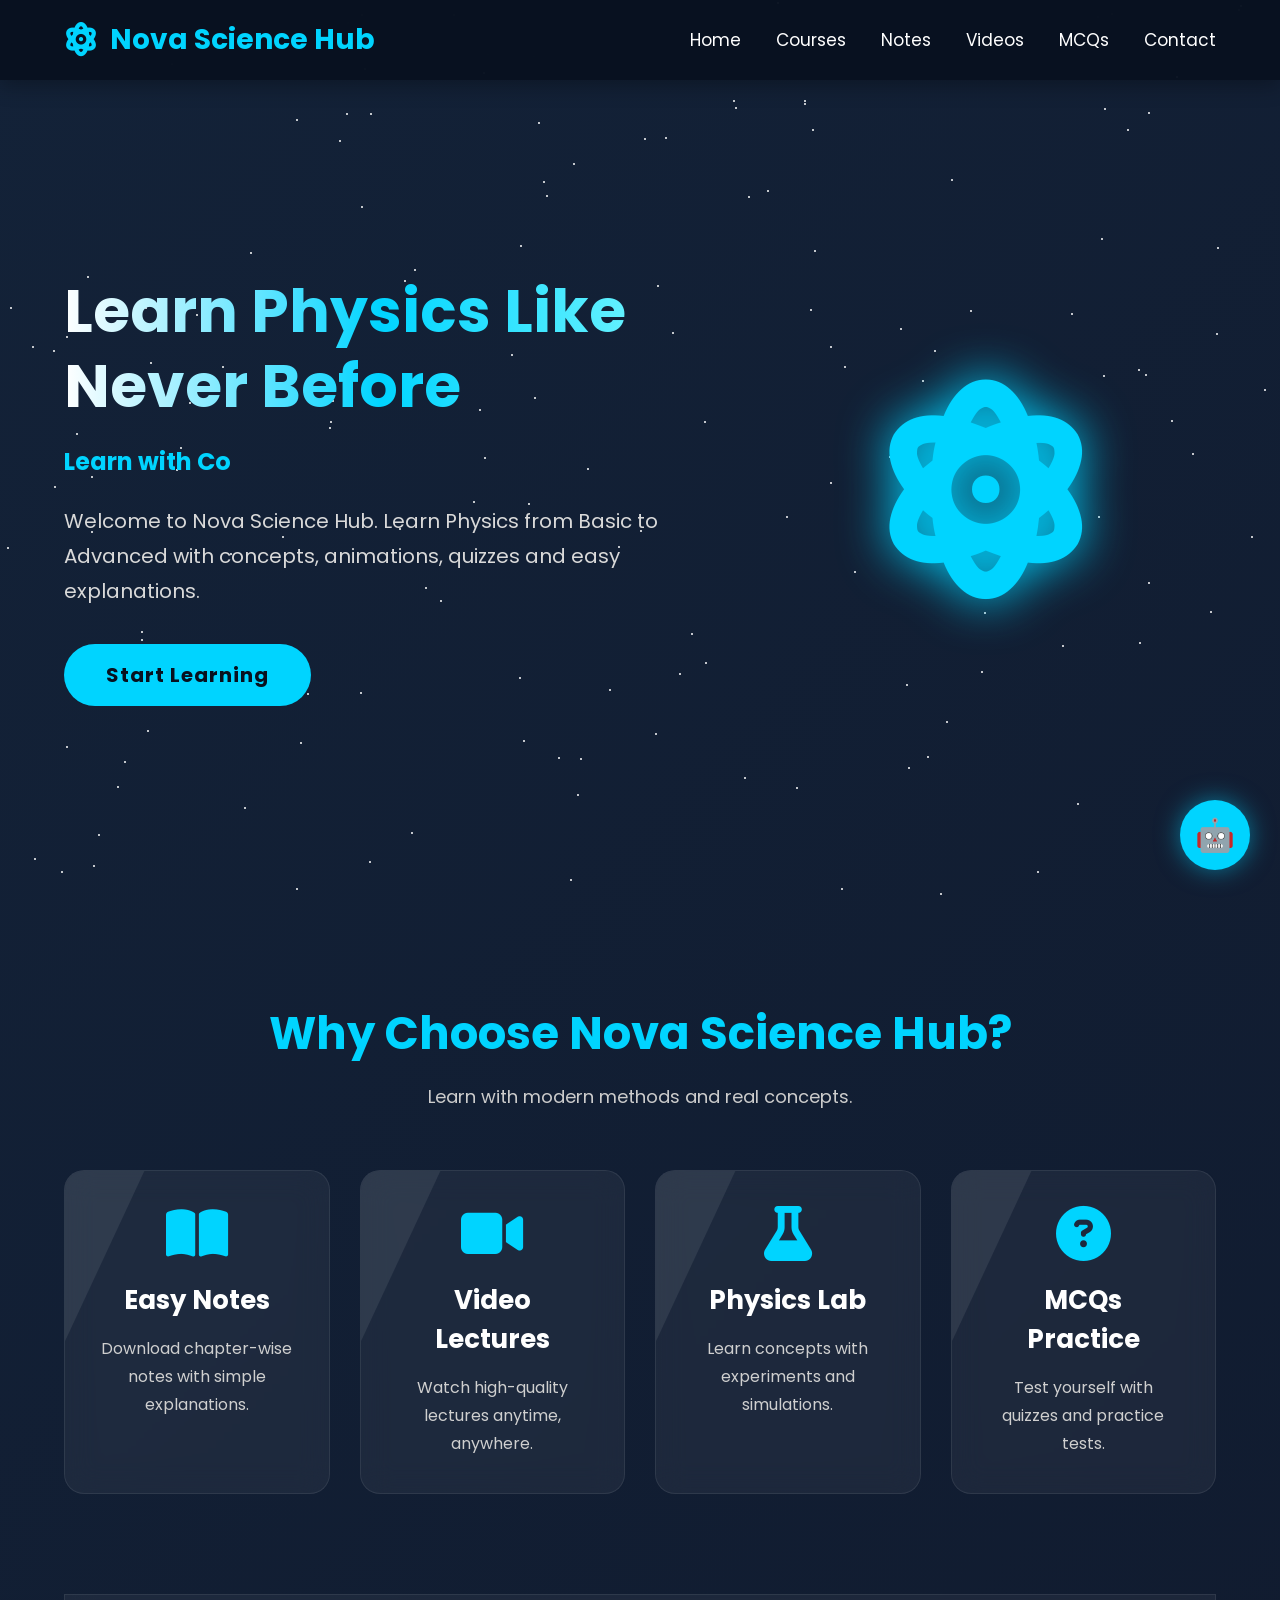
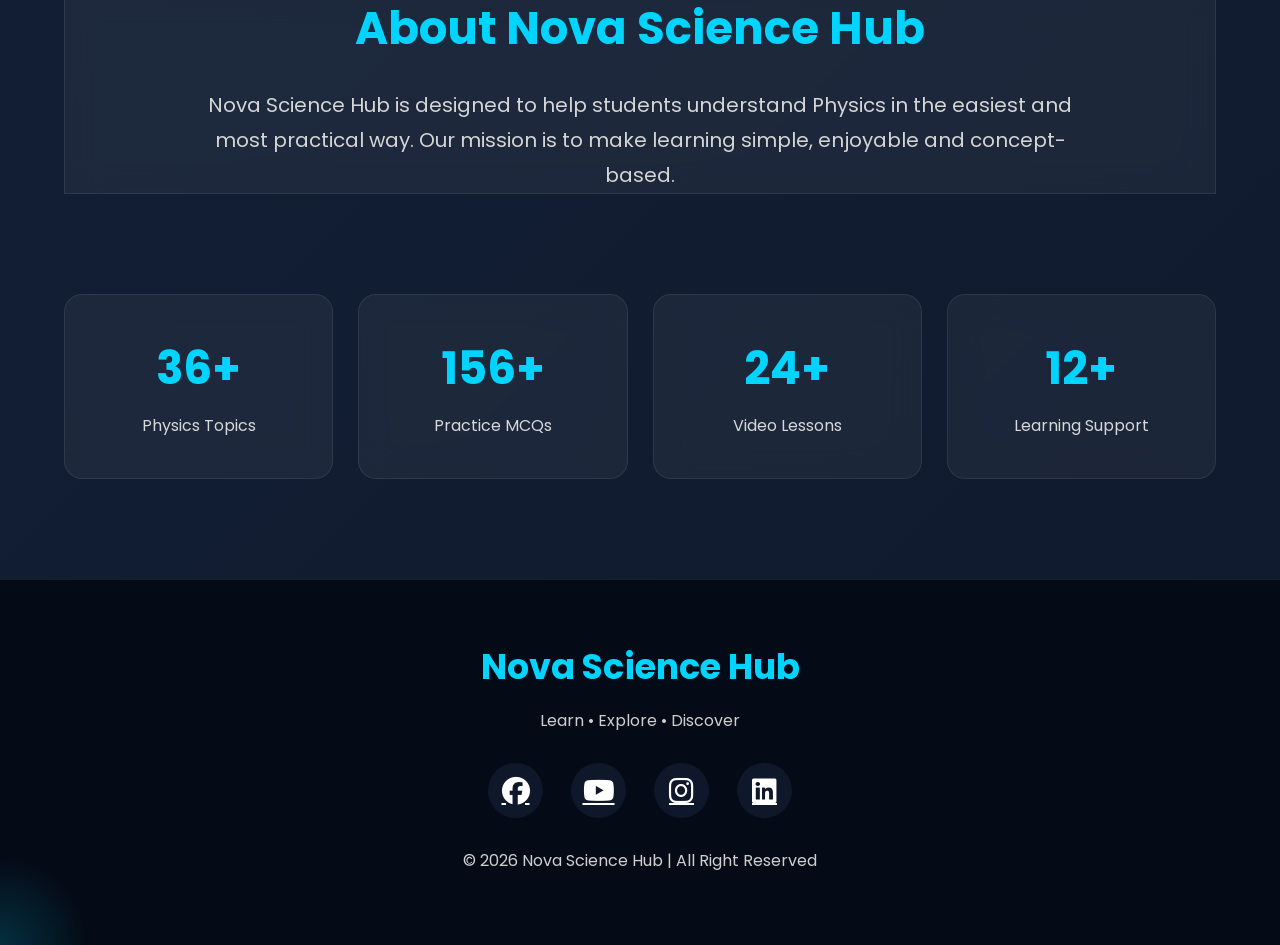
<file: index.html>
<!DOCTYPE html>
<html lang="en">
<head>
    <meta charset="UTF-8">
    <meta name="viewport" content="width=device-width, initial-scale=1.0">
    <title>Nova Science Hub</title>

    <link rel="stylesheet" href="style.css">

    <!-- Google Fonts -->
    <link href="https://fonts.googleapis.com/css2?family=Poppins:wght@300;400;600;700&display=swap" rel="stylesheet">

    <!-- Icons -->
   <link rel="stylesheet"
href="https://cdnjs.cloudflare.com/ajax/libs/font-awesome/6.5.2/css/all.min.css">
</head>

<body>

<!-- ================= NAVBAR ================= -->

<header>

    <nav class="navbar">

        <div class="logo">

            <i class="fas fa-atom"></i>

            <span>Nova Science Hub</span>

        </div>

        <ul class="nav-links">

    <li><a href="index.html">Home</a></li>

    <li><a href="courses.html">Courses</a></li>

    <li><a href="notes.html">Notes</a></li>

    <li><a href="videos.html">Videos</a></li>

    <li><a href="mcqs.html">MCQs</a></li>

    <li><a href="contact.html">Contact</a></li>

</ul>

    </nav>

</header>

<!-- ================= HERO SECTION ================= -->

<section class="hero">

    <div class="hero-content">

        <h1>
            Learn Physics Like Never Before
        </h1>

        <h2 id="typing"></h2>

        <p>

            Welcome to Nova Science Hub.

            Learn Physics from Basic to Advanced
            with concepts, animations,
            quizzes and easy explanations.

        </p>

        <button id="startBtn">

            Start Learning

        </button>

    </div>

    <div class="hero-image">

        <i class="fas fa-atom atom"></i>

    </div>

</section>

<!-- Features Section starts in Part 1B -->
 <!-- ================= FEATURES ================= -->

<section class="features">

    <div class="section-title">

        <h2>Why Choose Nova Science Hub?</h2>

        <p>Learn with modern methods and real concepts.</p>

    </div>

    <div class="feature-container">

        <div class="card">

            <i class="fas fa-book-open"></i>

            <h3>Easy Notes</h3>

            <p>
                Download chapter-wise notes with simple explanations.
            </p>

        </div>

        <div class="card">

            <i class="fas fa-video"></i>

            <h3>Video Lectures</h3>

            <p>
                Watch high-quality lectures anytime, anywhere.
            </p>

        </div>

        <div class="card">

            <i class="fas fa-flask"></i>

            <h3>Physics Lab</h3>

            <p>
                Learn concepts with experiments and simulations.
            </p>

        </div>

        <div class="card">

            <i class="fas fa-question-circle"></i>

            <h3>MCQs Practice</h3>

            <p>
                Test yourself with quizzes and practice tests.
            </p>

        </div>

    </div>

</section>

<!-- ================= ABOUT ================= -->

<section class="about">

    <div class="about-text">

        <h2>About Nova Science Hub</h2>

        <p>

            Nova Science Hub is designed to help students understand
            Physics in the easiest and most practical way.

            Our mission is to make learning simple, enjoyable and
            concept-based.

        </p>

    </div>

</section>

<!-- ================= STATS ================= -->

<section class="stats">

    <div class="stat-box">

        <h2>100+</h2>

        <p>Physics Topics</p>

    </div>

    <div class="stat-box">

        <h2>500+</h2>

        <p>Practice MCQs</p>

    </div>

    <div class="stat-box">

        <h2>50+</h2>

        <p>Video Lessons</p>

    </div>

    <div class="stat-box">

        <h2>24/7</h2>

        <p>Learning Support</p>

    </div>

</section>

<!-- ================= FOOTER ================= -->

<footer>

    <h2>Nova Science Hub</h2>

    <p>

        Learn • Explore • Discover

    </p>

    <div class="social-icons">

        <a href="#"><i class="fab fa-facebook"></i></a>

        <a href="#"><i class="fab fa-youtube"></i></a>

        <a href="#"><i class="fab fa-instagram"></i></a>

        <a href="#"><i class="fab fa-linkedin"></i></a>

    </div>

    <p class="copyright">

        © 2026 Nova Science Hub | All Right Reserved

    </p>

</footer>
<!-- =========================
        NOVA AI CHAT
========================= -->

<!-- Floating AI Button -->

<div class="ai-button" id="aiButton">

    🤖

</div>


<!-- Chat Box -->

<div class="ai-chat" id="aiChat">

    <div class="chat-header">

        <h3>🤖 Nova AI</h3>

        <span id="closeChat">&times;</span>

    </div>


    <div class="chat-body" id="chatBody">

        <div class="bot-message">

            👋 Hello!

            <br><br>

            I am <b>Nova AI</b>.

            Ask me any Physics question.

        </div>

    </div>


    <div class="chat-footer">

        <input

        type="text"

        id="userInput"

        placeholder="Ask Physics Question...">

        <button id="sendBtn">

            Send

        </button>

    </div>

</div>
<script src="script.js"></script>

</body>
</html>
</file>
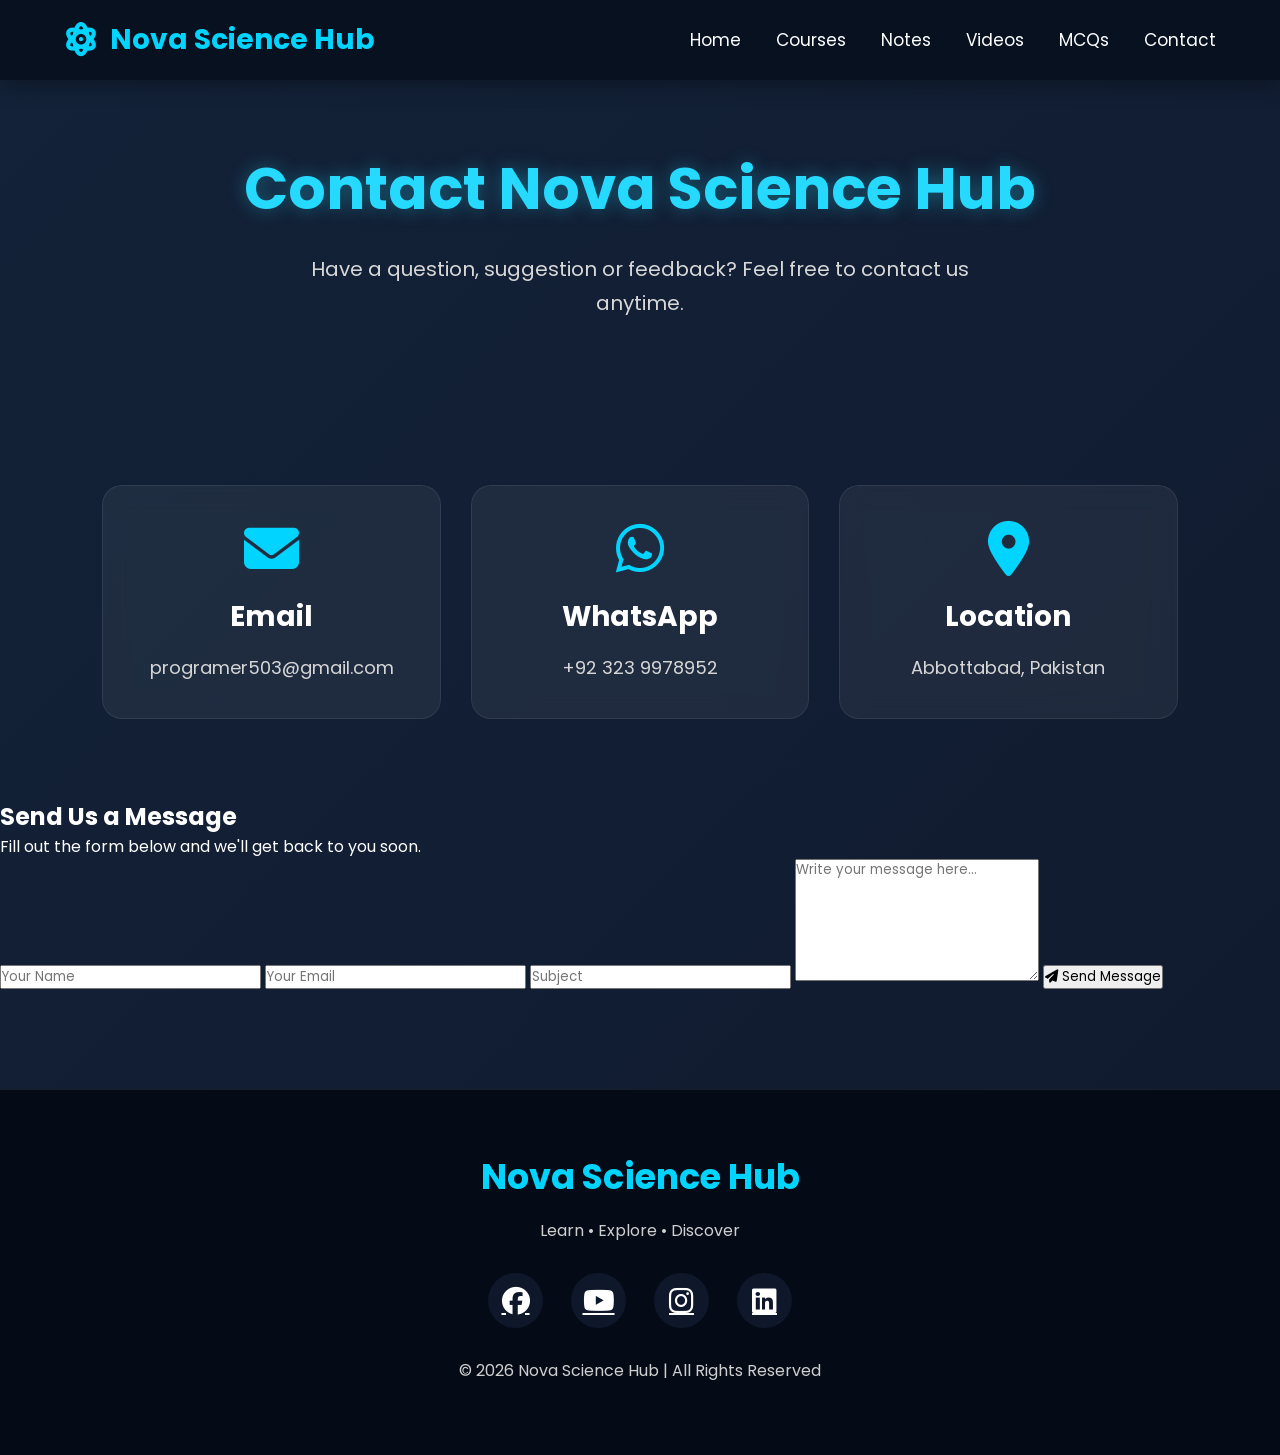
<file: contact.html>
<!DOCTYPE html>
<html lang="en">

<head>

    <meta charset="UTF-8">
    <meta name="viewport" content="width=device-width, initial-scale=1.0">

    <title>Contact | Nova Science Hub</title>

    <link rel="stylesheet" href="style.css">

    <link href="https://fonts.googleapis.com/css2?family=Poppins:wght@300;400;600;700&display=swap" rel="stylesheet">

    <link rel="stylesheet"
        href="https://cdnjs.cloudflare.com/ajax/libs/font-awesome/6.6.0/css/all.min.css">

</head>

<body>

<!-- ================= NAVBAR ================= -->

<header>

    <nav class="navbar">

        <div class="logo">

            <i class="fas fa-atom"></i>

            <span>Nova Science Hub</span>

        </div>

        <ul class="nav-links">

            <li><a href="index.html">Home</a></li>
            <li><a href="courses.html">Courses</a></li>
            <li><a href="notes.html">Notes</a></li>
            <li><a href="videos.html">Videos</a></li>
            <li><a href="mcqs.html">MCQs</a></li>
            <li><a href="contact.html" class="active">Contact</a></li>

        </ul>

    </nav>

</header>

<!-- ================= HERO ================= -->

<section class="page-hero">

    <h1>Contact Nova Science Hub</h1>

    <p>

        Have a question, suggestion or feedback?
        Feel free to contact us anytime.

    </p>

</section>

<!-- ================= CONTACT CARDS ================= -->

<section class="contact-page">

    <div class="contact-card">

        <i class="fas fa-envelope"></i>

        <h3>Email</h3>

        <p>programer503@gmail.com</p>

    </div>

    <div class="contact-card">

        <i class="fab fa-whatsapp"></i>

        <h3>WhatsApp</h3>

        <p>+92 323 9978952</p>

    </div>

    <div class="contact-card">

        <i class="fas fa-location-dot"></i>

        <h3>Location</h3>

        <p>Abbottabad, Pakistan</p>

    </div>

</section>

<!-- ================= CONTACT FORM ================= -->

<section class="contact-form">

    <h2>Send Us a Message</h2>

    <p>

        Fill out the form below and we'll get back to you soon.

    </p>

    <form>

        <input type="text" placeholder="Your Name" required>

        <input type="email" placeholder="Your Email" required>

        <input type="text" placeholder="Subject">

        <textarea rows="6" placeholder="Write your message here..." required></textarea>

        <button type="submit">

            <i class="fas fa-paper-plane"></i>

            Send Message

        </button>

    </form>

</section>

<!-- ================= FOOTER ================= -->

<footer>

    <h2>Nova Science Hub</h2>

    <p>

        Learn • Explore • Discover

    </p>

    <div class="social-icons">

        <a href="#"><i class="fab fa-facebook"></i></a>

        <a href="#"><i class="fab fa-youtube"></i></a>

        <a href="#"><i class="fab fa-instagram"></i></a>

        <a href="#"><i class="fab fa-linkedin"></i></a>

    </div>

    <p class="copyright">

        © 2026 Nova Science Hub | All Rights Reserved

    </p>

</footer>

<script src="script.js"></script>

</body>

</html>
</file>
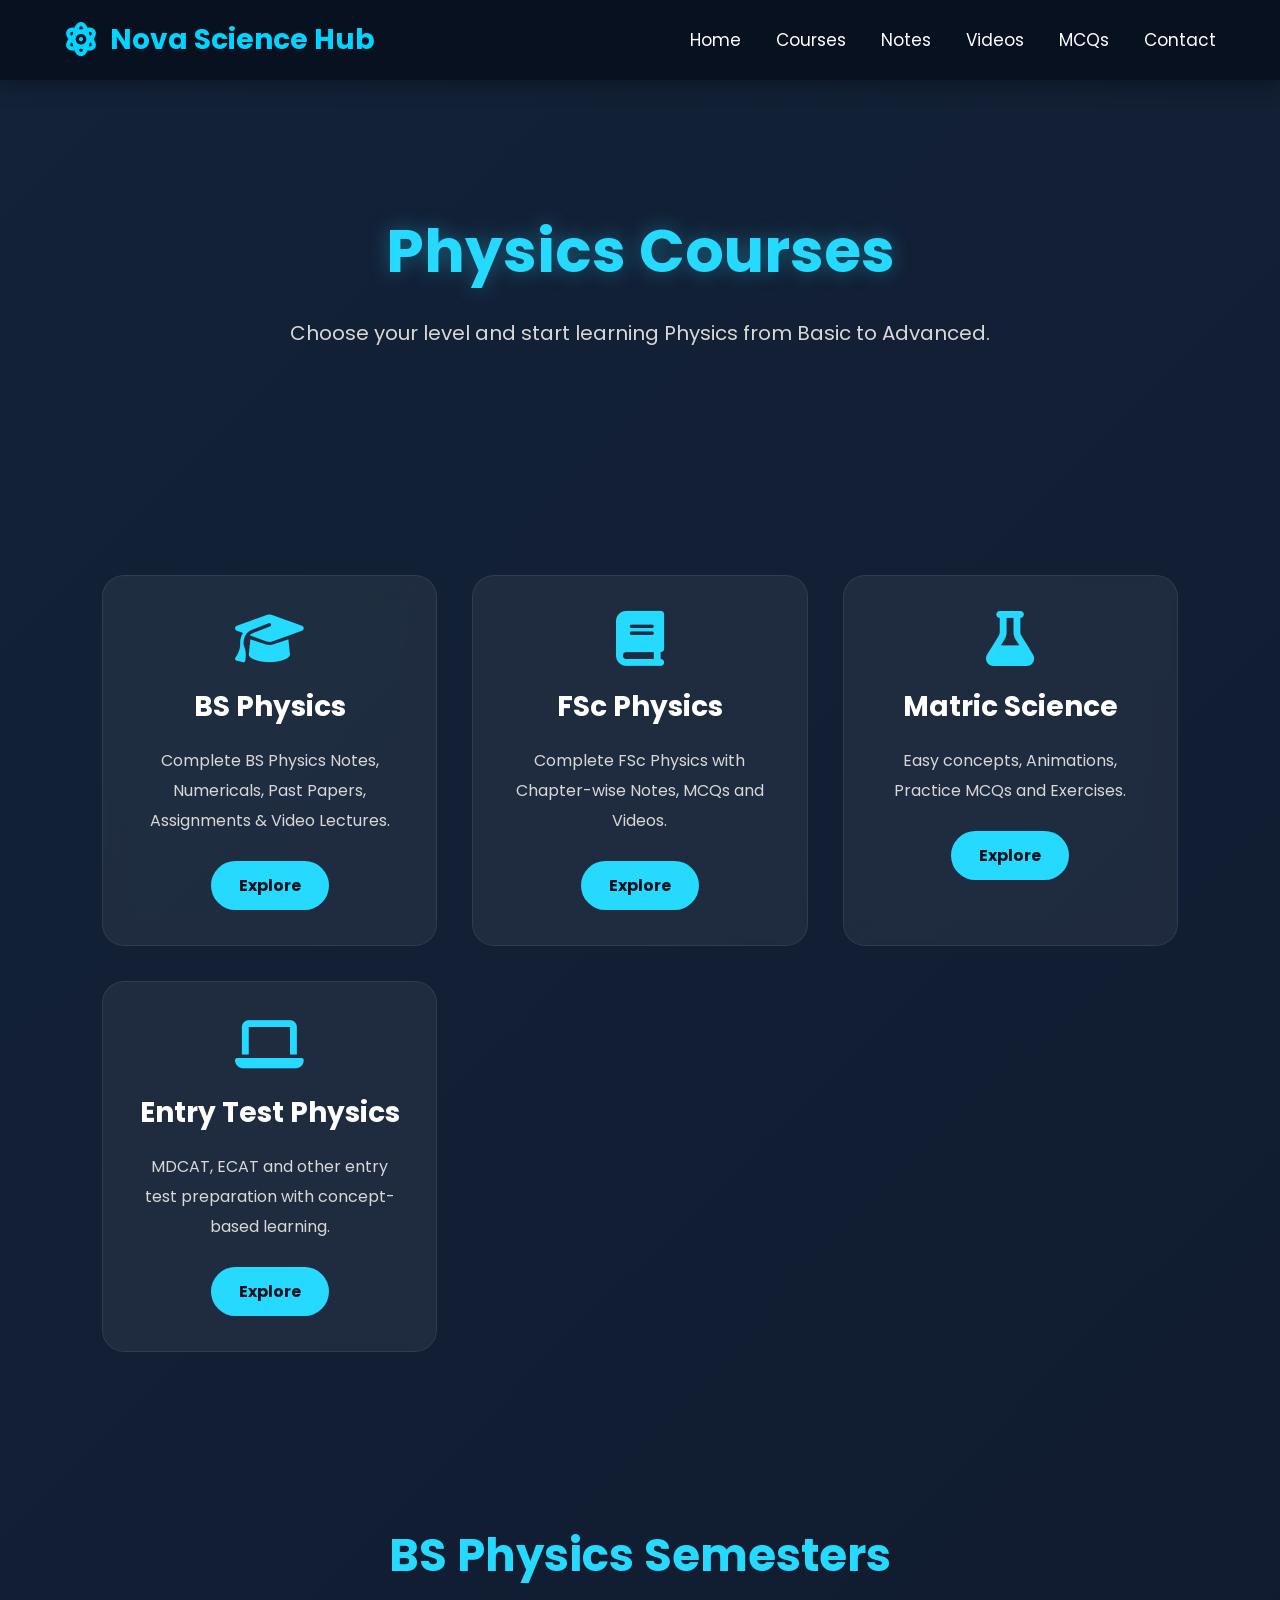
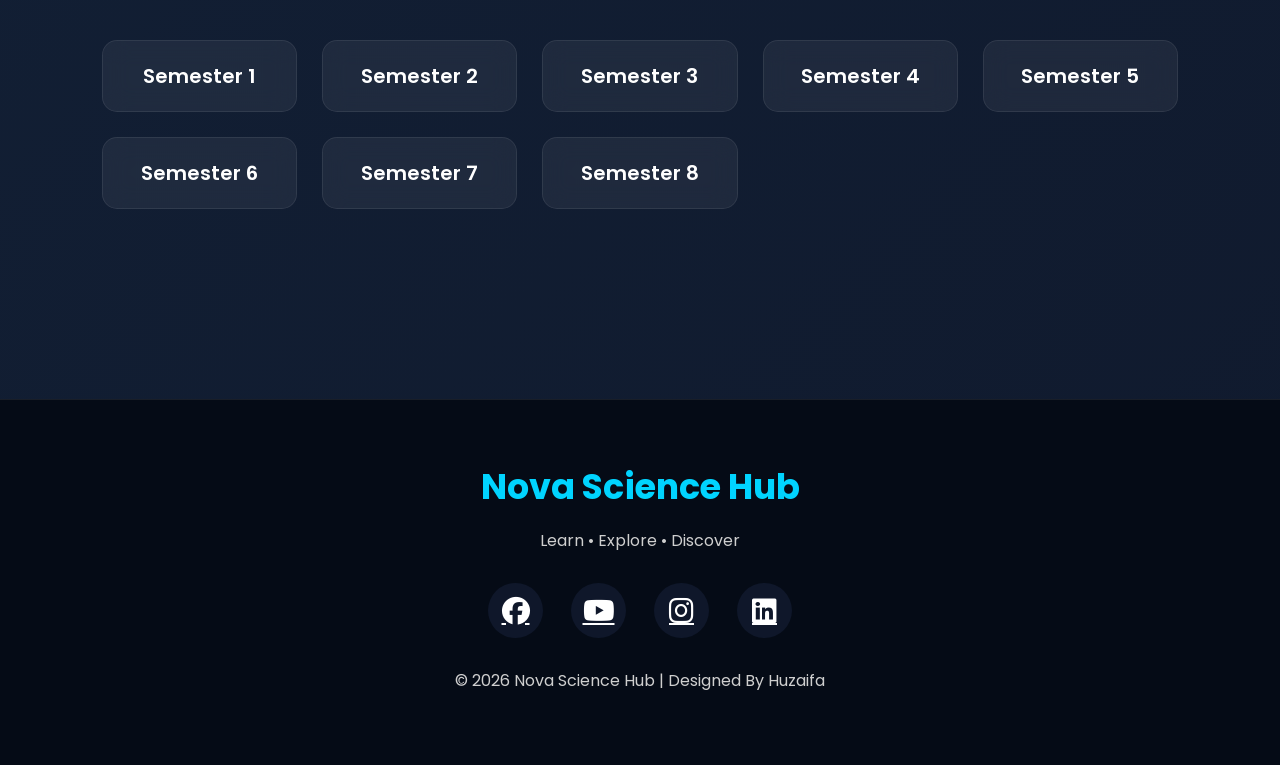
<file: courses.html>
<!DOCTYPE html>
<html lang="en">

<head>

<meta charset="UTF-8">
<meta name="viewport" content="width=device-width, initial-scale=1.0">

<title>Courses | Nova Science Hub</title>

<link rel="stylesheet" href="style.css">

<link href="https://fonts.googleapis.com/css2?family=Poppins:wght@300;400;500;600;700&display=swap" rel="stylesheet">

<link rel="stylesheet"
href="https://cdnjs.cloudflare.com/ajax/libs/font-awesome/6.6.0/css/all.min.css">

</head>

<body>

<!-- ================= NAVBAR ================= -->

<header>

<nav class="navbar">

<div class="logo">

<i class="fas fa-atom"></i>

<span>Nova Science Hub</span>

</div>

<ul class="nav-links">

<li><a href="index.html">Home</a></li>
<li><a href="courses.html" class="active">Courses</a></li>
<li><a href="notes.html">Notes</a></li>
<li><a href="videos.html">Videos</a></li>
<li><a href="mcqs.html">MCQs</a></li>
<li><a href="contact.html">Contact</a></li>

</ul>

</nav>

</header>

<!-- ================= HERO ================= -->

<section class="course-hero">

<h1>Physics Courses</h1>

<p>

Choose your level and start learning Physics
from Basic to Advanced.

</p>

</section>

<!-- ================= COURSES ================= -->

<section class="course-section">

<div class="course-card">

<i class="fas fa-graduation-cap"></i>

<h2>BS Physics</h2>

<p>

Complete BS Physics Notes,
Numericals,
Past Papers,
Assignments &
Video Lectures.

</p>

<a href="#">Explore</a>

</div>

<div class="course-card">

<i class="fas fa-book"></i>

<h2>FSc Physics</h2>

<p>

Complete FSc Physics
with Chapter-wise Notes,
MCQs and Videos.

</p>

<a href="#">Explore</a>

</div>

<div class="course-card">

<i class="fas fa-flask"></i>

<h2>Matric Science</h2>

<p>

Easy concepts,
Animations,
Practice MCQs
and Exercises.

</p>

<a href="#">Explore</a>

</div>
<div class="course-card">

    <i class="fas fa-laptop"></i>

    <h2>Entry Test Physics</h2>

    <p>

        MDCAT, ECAT and other entry test
        preparation with concept-based learning.

    </p>

    <a href="#">Explore</a>

</div>

</section>

<!-- ================= SEMESTERS ================= -->

<section class="semester-section">

    <h2>BS Physics Semesters</h2>

    <div class="semester-grid">

        <a href="#">Semester 1</a>
        <a href="#">Semester 2</a>
        <a href="#">Semester 3</a>
        <a href="#">Semester 4</a>
        <a href="#">Semester 5</a>
        <a href="#">Semester 6</a>
        <a href="#">Semester 7</a>
        <a href="#">Semester 8</a>

    </div>

</section>

<!-- ================= FOOTER ================= -->

<footer>

    <h2>Nova Science Hub</h2>

    <p>Learn • Explore • Discover</p>

    <div class="social-icons">

        <a href="#"><i class="fab fa-facebook"></i></a>

        <a href="#"><i class="fab fa-youtube"></i></a>

        <a href="#"><i class="fab fa-instagram"></i></a>

        <a href="#"><i class="fab fa-linkedin"></i></a>

    </div>

    <p class="copyright">

        © 2026 Nova Science Hub | Designed By Huzaifa

    </p>

</footer>

<script src="script.js"></script>

</body>
</html>
</file>
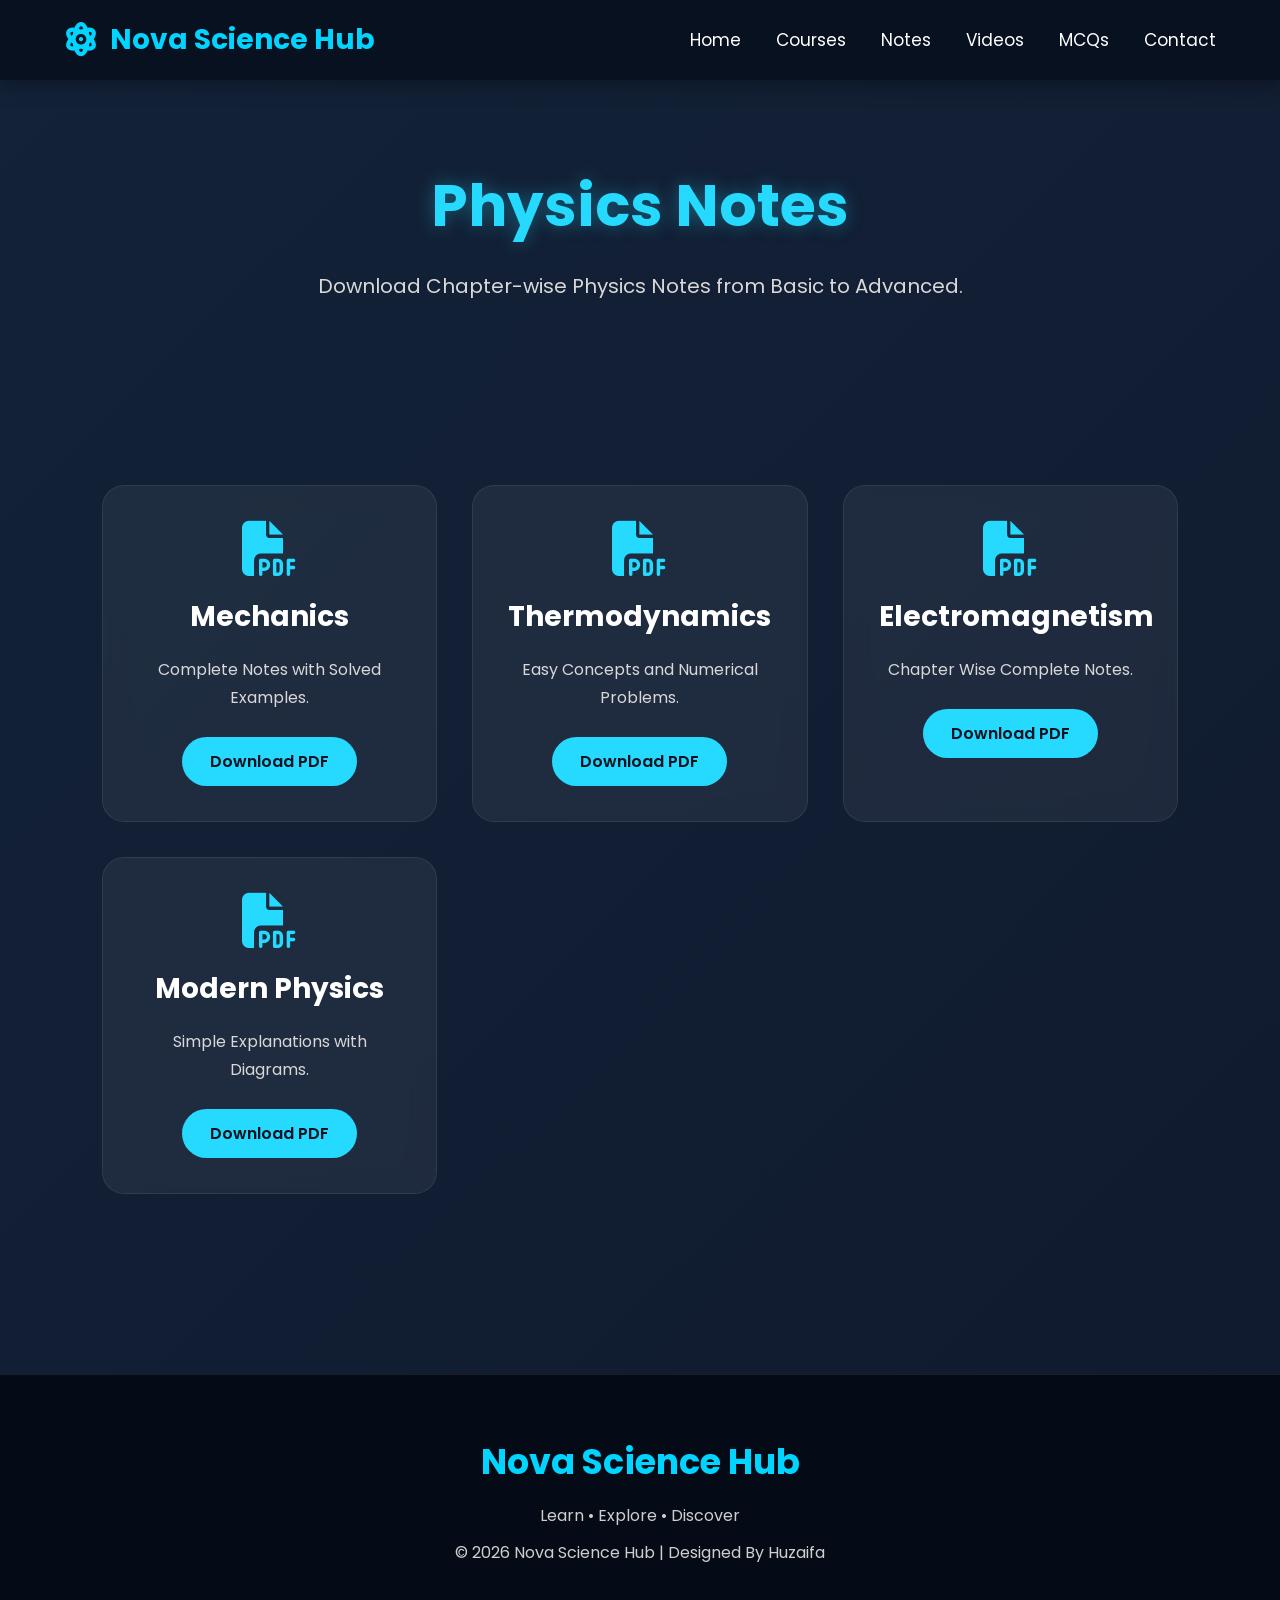
<file: notes.html>
<!DOCTYPE html>
<html lang="en">
<head>

    <meta charset="UTF-8">
    <meta name="viewport" content="width=device-width, initial-scale=1.0">

    <title>Physics Notes | Nova Science Hub</title>

    <link rel="stylesheet" href="style.css">

    <link href="https://fonts.googleapis.com/css2?family=Poppins:wght@300;400;600;700&display=swap" rel="stylesheet">

    <link rel="stylesheet"
    href="https://cdnjs.cloudflare.com/ajax/libs/font-awesome/6.6.0/css/all.min.css">

</head>

<body>

<!-- ================= NAVBAR ================= -->

<header>

    <nav class="navbar">

        <div class="logo">

            <i class="fas fa-atom"></i>

            <span>Nova Science Hub</span>

        </div>

        <ul class="nav-links">

            <a href="index.html">Home</a>
            <a href="courses.html">Courses</a>
            <a href="notes.html">Notes</a>
            <a href="videos.html">Videos</a>
            <a href="mcqs.html">MCQs</a>
            <a href="contact.html">Contact</a>

        </ul>

    </nav>

</header>

<!-- ================= HERO ================= -->

<section class="page-hero">

    <h1>Physics Notes</h1>

    <p>

        Download Chapter-wise Physics Notes
        from Basic to Advanced.

    </p>

</section>

<!-- ================= NOTES ================= -->

<section class="notes-section">

    <div class="note-card">

        <i class="fas fa-file-pdf"></i>

        <h3>Mechanics</h3>

        <p>Complete Notes with Solved Examples.</p>

        <a href="#">Download PDF</a>

    </div>

    <div class="note-card">

        <i class="fas fa-file-pdf"></i>

        <h3>Thermodynamics</h3>

        <p>Easy Concepts and Numerical Problems.</p>

        <a href="#">Download PDF</a>

    </div>

    <div class="note-card">

        <i class="fas fa-file-pdf"></i>

        <h3>Electromagnetism</h3>

        <p>Chapter Wise Complete Notes.</p>

        <a href="#">Download PDF</a>

    </div>

    <div class="note-card">

        <i class="fas fa-file-pdf"></i>

        <h3>Modern Physics</h3>

        <p>Simple Explanations with Diagrams.</p>

        <a href="#">Download PDF</a>

    </div>

</section>

<!-- ================= FOOTER ================= -->

<footer>

    <h2>Nova Science Hub</h2>

    <p>Learn • Explore • Discover</p>

    <p>© 2026 Nova Science Hub | Designed By Huzaifa</p>

</footer>

<script src="script.js"></script>

</body>
</html>
</file>
<file: style.css>
/* ===============================
   NOVA SCIENCE HUB
   PART 1A
=================================*/

*{
    margin:0;
    padding:0;
    box-sizing:border-box;
    font-family:'Poppins',sans-serif;
}

html{
    scroll-behavior:smooth;
}

body{

    background:#08111f;
    color:white;
    overflow-x:hidden;

}

/*==============================
 NAVBAR
===============================*/

header{

    width:100%;
    position:fixed;
    top:0;
    left:0;

    background:rgba(8,17,31,.92);

    backdrop-filter:blur(12px);

    z-index:1000;

    box-shadow:0 5px 20px rgba(0,0,0,.3);

}

.navbar{

    width:90%;
    margin:auto;

    height:80px;

    display:flex;

    justify-content:space-between;

    align-items:center;

}

.logo{

    display:flex;

    align-items:center;

    gap:12px;

    font-size:28px;

    font-weight:700;

    color:#00d4ff;

}

.logo i{

    font-size:34px;

    animation:rotateAtom 8s linear infinite;

}

@keyframes rotateAtom{

from{

transform:rotate(0deg);

}

to{

transform:rotate(360deg);

}

}

.nav-links{

    display:flex;

    list-style:none;

    gap:35px;

}

.nav-links a{

    text-decoration:none;

    color:white;

    font-size:17px;

    transition:.3s;

}

.nav-links a:hover{

    color:#00d4ff;

}

/*==============================
 HERO
===============================*/

.hero{

    width:90%;
    margin:auto;

    min-height:100vh;

    display:flex;

    justify-content:space-between;

    align-items:center;

    padding-top:80px;

}

.hero-content{

    width:55%;

}

.hero-content h1{

    font-size:60px;

    line-height:75px;

    margin-bottom:20px;

}

#typing{

    color:#00d4ff;

    height:40px;

    margin-bottom:20px;

}

.hero-content p{

    font-size:20px;

    line-height:35px;

    color:#d9d9d9;

}

#startBtn{

    margin-top:35px;

    padding:16px 42px;

    border:none;

    border-radius:40px;

    background:#00d4ff;

    color:#08111f;

    font-size:20px;

    font-weight:bold;

    cursor:pointer;

    transition:.4s;

}

#startBtn:hover{

    transform:translateY(-5px);

    box-shadow:0 0 25px #00d4ff;

}

.hero-image{

    width:40%;

    display:flex;

    justify-content:center;

    align-items:center;

}

.atom{

    font-size:220px;

    color:#00d4ff;

    animation:rotateAtom 12s linear infinite;

    filter:drop-shadow(0 0 25px #00d4ff);

}
/*==============================
 FEATURES SECTION
===============================*/

.features{

    width:90%;
    margin:100px auto;

}

.section-title{

    text-align:center;
    margin-bottom:60px;

}

.section-title h2{

    font-size:45px;
    color:#00d4ff;
    margin-bottom:15px;

}

.section-title p{

    color:#cccccc;
    font-size:18px;

}

.feature-container{

    display:grid;

    grid-template-columns:repeat(auto-fit,minmax(250px,1fr));

    gap:30px;

}

.card{

    background:#111c2d;

    padding:35px;

    border-radius:20px;

    text-align:center;

    transition:.4s;

    border:1px solid rgba(255,255,255,.08);

}

.card:hover{

    transform:translateY(-10px);

    box-shadow:0 0 30px rgba(0,212,255,.3);

}

.card i{

    font-size:55px;

    color:#00d4ff;

    margin-bottom:20px;

}

.card h3{

    margin-bottom:15px;

    font-size:26px;

}

.card p{

    color:#cfcfcf;

    line-height:28px;

}

/*==============================
 ABOUT
===============================*/

.about{

    width:90%;

    margin:100px auto;

    text-align:center;

}

.about h2{

    font-size:45px;

    color:#00d4ff;

    margin-bottom:25px;

}

.about p{

    max-width:900px;

    margin:auto;

    color:#d5d5d5;

    line-height:35px;

    font-size:20px;

}

/*==============================
 STATS
===============================*/

.stats{

    width:90%;

    margin:100px auto;

    display:grid;

    grid-template-columns:repeat(auto-fit,minmax(180px,1fr));

    gap:25px;

}

.stat-box{

    background:#111c2d;

    padding:40px;

    border-radius:18px;

    text-align:center;

    transition:.4s;

}

.stat-box:hover{

    transform:scale(1.05);

}

.stat-box h2{

    color:#00d4ff;

    font-size:45px;

    margin-bottom:10px;

}

.stat-box p{

    color:#d8d8d8;

}

/*==============================
 FOOTER
===============================*/

footer{

    background:#050b16;

    margin-top:100px;

    padding:60px 20px;

    text-align:center;

}

footer h2{

    color:#00d4ff;

    font-size:35px;

    margin-bottom:15px;

}

footer p{

    color:#cfcfcf;

    margin:12px 0;

}

.social-icons{

    margin:30px 0;

}

.social-icons a{

    color:white;

    font-size:28px;

    margin:0 12px;

    transition:.3s;

}

.social-icons a:hover{

    color:#00d4ff;

}

/*==============================
 MOBILE
===============================*/

@media(max-width:900px){

.hero{

flex-direction:column;

text-align:center;

padding-top:130px;

}

.hero-content{

width:100%;

}

.hero-image{

width:100%;

margin-top:50px;

}

.hero-content h1{

font-size:42px;

line-height:55px;

}

.atom{

font-size:150px;

}

.navbar{

flex-direction:column;

height:auto;

padding:20px;

}

.nav-links{

flex-wrap:wrap;

justify-content:center;

gap:18px;

margin-top:15px;

}

.section-title h2{

font-size:34px;

}

.about h2{

font-size:34px;

}

}
/*==========================================
      PART 2A
      PREMIUM EFFECTS
==========================================*/


/* Animated Background */

body{

    background: linear-gradient(
        -45deg,
        #050816,
        #08111f,
        #0f172a,
        #132238
    );

    background-size:400% 400%;

    animation:backgroundMove 15s ease infinite;

}


@keyframes backgroundMove{

0%{

background-position:0% 50%;

}

50%{

background-position:100% 50%;

}

100%{

background-position:0% 50%;

}

}



/* Smooth Section Animation */

section{

    animation:fadeUp .8s ease;

}

@keyframes fadeUp{

from{

opacity:0;

transform:translateY(50px);

}

to{

opacity:1;

transform:translateY(0);

}

}



/* Better Button */

#startBtn{

letter-spacing:1px;

font-weight:700;

transition:.4s;

}

#startBtn:hover{

transform:translateY(-6px) scale(1.05);

}



/* Cards Glow */

.card{

position:relative;

overflow:hidden;

}

.card::before{

content:"";

position:absolute;

top:-120%;

left:-50%;

width:60%;

height:300%;

background:rgba(255,255,255,.08);

transform:rotate(25deg);

transition:.8s;

}

.card:hover::before{

left:150%;

}



/* Statistics */

.stat-box{

cursor:pointer;

}

.stat-box:hover{

box-shadow:0 0 25px rgba(0,212,255,.35);

}



/* Social Icons */

.social-icons a{

width:55px;

height:55px;

display:inline-flex;

justify-content:center;

align-items:center;

border-radius:50%;

background:#0f172a;

}

.social-icons a:hover{

transform:translateY(-8px);

box-shadow:0 0 20px #00d4ff;

}



/* Scroll Bar */

::-webkit-scrollbar{

width:10px;

}

::-webkit-scrollbar-track{

background:#08111f;

}

::-webkit-scrollbar-thumb{

background:#00d4ff;

border-radius:20px;

}

::-webkit-scrollbar-thumb:hover{

background:#00ffff;

}



/* Text Selection */

::selection{

background:#00d4ff;

color:black;

}
/*==========================================
      PART 2B
      ADVANCED EFFECTS
==========================================*/

/* Floating Stars */

.stars{

    position:fixed;
    top:0;
    left:0;
    width:100%;
    height:100%;
    overflow:hidden;
    pointer-events:none;
    z-index:-1;

}

.star{

    position:absolute;
    width:2px;
    height:2px;
    background:white;
    border-radius:50%;
    animation:twinkle 3s infinite;

}

@keyframes twinkle{

0%,100%{

opacity:.2;
transform:scale(1);

}

50%{

opacity:1;
transform:scale(2);

}

}



/* Glass Effect */

.card,
.stat-box,
.about{

backdrop-filter:blur(15px);

background:rgba(255,255,255,.05);

border:1px solid rgba(255,255,255,.08);

}



/* Logo Animation */

.logo{

transition:.4s;

}

.logo:hover{

transform:scale(1.08);

color:#00ffff;

}



/* Navigation Hover */

.nav-links a{

position:relative;

}

.nav-links a::after{

content:"";

position:absolute;

left:0;
bottom:-6px;

width:0;

height:2px;

background:#00d4ff;

transition:.4s;

}

.nav-links a:hover::after{

width:100%;

}



/* Hero Heading */

.hero h1{

background:linear-gradient(
90deg,
#ffffff,
#00d4ff,
#7ef9ff
);

-webkit-background-clip:text;
-webkit-text-fill-color:transparent;

}



/* Card Icons */

.card i{

transition:.5s;

}

.card:hover i{

transform:rotate(360deg) scale(1.2);

}



/* Footer */

footer{

border-top:1px solid rgba(255,255,255,.08);

}



/* Smooth Image */

img{

max-width:100%;

display:block;

}



/* Better Button */

button{

outline:none;

}

button:active{

transform:scale(.95);

}



/* Responsive */

@media(max-width:768px){

.hero{

padding-top:150px;

}

.hero-content h1{

font-size:34px;

line-height:45px;

}

.hero-content p{

font-size:17px;

line-height:30px;

}

.logo{

font-size:22px;

}

.logo i{

font-size:28px;

}

.card{

padding:25px;

}

.section-title h2{

font-size:30px;

}

footer h2{

font-size:28px;

}

}

/* ===========================
COURSES PAGE
=========================== */

.courses-page{

padding:140px 8% 80px;

text-align:center;

}

.courses-page h1{

font-size:55px;

color:#25d9ff;

margin-bottom:20px;

}

.courses-page p{

font-size:20px;

color:#d7d7d7;

margin-bottom:60px;

}

.course-grid{

display:grid;

grid-template-columns:repeat(auto-fit,minmax(280px,1fr));

gap:30px;

}

.course-card{

background:rgba(255,255,255,.07);

padding:35px;

border-radius:20px;

backdrop-filter:blur(12px);

transition:.4s;

border:1px solid rgba(255,255,255,.08);

}

.course-card:hover{

transform:translateY(-10px);

box-shadow:0 0 25px rgba(37,217,255,.35);

}

.course-card h3{

font-size:28px;

color:#25d9ff;

margin-bottom:15px;

}

.course-card p{

color:#d6d6d6;

margin-bottom:25px;

line-height:28px;

}

.course-card a{

display:inline-block;

padding:12px 30px;

background:#25d9ff;

color:#07121f;

text-decoration:none;

border-radius:30px;

font-weight:bold;

transition:.3s;

}

.course-card a:hover{

transform:scale(1.05);

}
/* ===================================
   COURSES PAGE - PART 1
=================================== */

.course-hero{

    min-height:55vh;

    display:flex;

    justify-content:center;

    align-items:center;

    flex-direction:column;

    text-align:center;

    padding:140px 8% 80px;

}

.course-hero h1{

    font-size:60px;

    color:#25d9ff;

    margin-bottom:20px;

    text-shadow:0 0 20px rgba(37,217,255,.35);

}

.course-hero p{

    max-width:750px;

    font-size:20px;

    line-height:34px;

    color:#d8d8d8;

}


/* ==============================
      COURSES SECTION
============================== */

.course-section{

    padding:80px 8%;

    display:grid;

    grid-template-columns:repeat(auto-fit,minmax(280px,1fr));

    gap:35px;

}


/* ==============================
      COURSE CARD
============================== */

.course-card{

    background:rgba(255,255,255,.06);

    backdrop-filter:blur(12px);

    border:1px solid rgba(255,255,255,.08);

    border-radius:22px;

    padding:35px;

    text-align:center;

    transition:.45s;

}


.course-card:hover{

    transform:translateY(-12px);

    box-shadow:0 0 30px rgba(37,217,255,.35);

}


/* ICON */

.course-card i{

    font-size:55px;

    color:#25d9ff;

    margin-bottom:20px;

}


/* TITLE */

.course-card h2{

    font-size:28px;

    margin-bottom:18px;

}


/* PARAGRAPH */

.course-card p{

    color:#d8d8d8;

    line-height:30px;

    margin-bottom:25px;

}


/* BUTTON */

.course-card a{

    display:inline-block;

    padding:12px 28px;

    border-radius:40px;

    background:#25d9ff;

    color:#07121f;

    text-decoration:none;

    font-weight:bold;

    transition:.35s;

}


.course-card a:hover{

    transform:scale(1.08);

    box-shadow:0 0 20px #25d9ff;

}
/* ===================================
   COURSES PAGE - PART 2
=================================== */


/* ==========================
   SEMESTER SECTION
========================== */

.semester-section{

    padding:90px 8%;

    text-align:center;

}

.semester-section h2{

    font-size:45px;

    color:#25d9ff;

    margin-bottom:50px;

}


/* GRID */

.semester-grid{

    display:grid;

    grid-template-columns:repeat(auto-fit,minmax(180px,1fr));

    gap:25px;

}


/* BUTTON */

.semester-grid a{

    display:block;

    text-decoration:none;

    padding:20px;

    border-radius:15px;

    font-size:20px;

    font-weight:600;

    color:#ffffff;

    background:rgba(255,255,255,.06);

    border:1px solid rgba(255,255,255,.08);

    backdrop-filter:blur(12px);

    transition:.4s;

}


/* HOVER */

.semester-grid a:hover{

    background:#25d9ff;

    color:#07121f;

    transform:translateY(-8px);

    box-shadow:0 0 25px rgba(37,217,255,.45);

}


/* ==========================
   PAGE ANIMATION
========================== */

.course-hero,
.course-card,
.semester-section{

    animation:fadeUp .8s ease;

}


@keyframes fadeUp{

    from{

        opacity:0;

        transform:translateY(40px);

    }

    to{

        opacity:1;

        transform:translateY(0);

    }

}


/* ==========================
   RESPONSIVE
========================== */

@media(max-width:900px){

.course-hero h1{

    font-size:42px;

}

.course-hero p{

    font-size:17px;

    line-height:30px;

}

.course-section{

    grid-template-columns:1fr;

}

.semester-grid{

    grid-template-columns:repeat(2,1fr);

}

}


@media(max-width:600px){

.semester-grid{

    grid-template-columns:1fr;

}

.course-card{

    padding:28px;

}

.course-card h2{

    font-size:24px;

}

.course-card p{

    font-size:16px;

}

}
/* ===================================
   NOTES PAGE - PART 1
=================================== */

/* HERO */

.page-hero{

    min-height:45vh;

    display:flex;

    justify-content:center;

    align-items:center;

    flex-direction:column;

    text-align:center;

    padding:140px 8% 80px;

}

.page-hero h1{

    font-size:58px;

    color:#25d9ff;

    margin-bottom:20px;

    text-shadow:0 0 18px rgba(37,217,255,.35);

}

.page-hero p{

    font-size:20px;

    color:#d8d8d8;

    max-width:700px;

    line-height:34px;

}


/* ==============================
      NOTES SECTION
============================== */

.notes-section{

    padding:80px 8%;

    display:grid;

    grid-template-columns:repeat(auto-fit,minmax(280px,1fr));

    gap:35px;

}


/* NOTE CARD */

.note-card{

    background:rgba(255,255,255,.06);

    backdrop-filter:blur(12px);

    border:1px solid rgba(255,255,255,.08);

    border-radius:22px;

    padding:35px;

    text-align:center;

    transition:.4s;

}


.note-card:hover{

    transform:translateY(-10px);

    box-shadow:0 0 30px rgba(37,217,255,.35);

}


/* ICON */

.note-card i{

    font-size:55px;

    color:#25d9ff;

    margin-bottom:20px;

}


/* TITLE */

.note-card h3{

    font-size:28px;

    margin-bottom:18px;

    color:#ffffff;

}


/* PARAGRAPH */

.note-card p{

    color:#d8d8d8;

    line-height:28px;

    margin-bottom:25px;

}


/* BUTTON */

.note-card a{

    display:inline-block;

    padding:12px 28px;

    background:#25d9ff;

    color:#07121f;

    text-decoration:none;

    border-radius:40px;

    font-weight:600;

    transition:.35s;

}

.note-card a:hover{

    transform:scale(1.08);

    box-shadow:0 0 18px #25d9ff;

}
/* ===================================
   NOTES PAGE - PART 2
=================================== */


/* ==========================
   DOWNLOAD SECTION
========================== */

.download-section{

    padding:80px 8%;

    text-align:center;

}

.download-section h2{

    font-size:45px;

    color:#25d9ff;

    margin-bottom:20px;

}

.download-section p{

    font-size:18px;

    color:#d8d8d8;

    margin-bottom:35px;

}

.download-btn{

    display:inline-block;

    padding:16px 40px;

    background:#25d9ff;

    color:#07121f;

    text-decoration:none;

    font-size:18px;

    font-weight:600;

    border-radius:50px;

    transition:.35s;

}

.download-btn:hover{

    transform:translateY(-5px);

    box-shadow:0 0 25px rgba(37,217,255,.45);

}


/* ==========================
   PAGE ANIMATION
========================== */

.page-hero,
.note-card{

    animation:fadeUp .8s ease;

}


/* ==========================
   MOBILE RESPONSIVE
========================== */

@media(max-width:900px){

.page-hero h1{

    font-size:42px;

}

.page-hero p{

    font-size:17px;

    line-height:30px;

}

.notes-section{

    grid-template-columns:1fr;

}

}

@media(max-width:600px){

.note-card{

    padding:28px;

}

.note-card h3{

    font-size:24px;

}

.note-card p{

    font-size:16px;

}

.download-btn{

    width:100%;

}

}
/* ===================================
   NOVA AI CHAT - PART 1
=================================== */


/* Floating Button */

.ai-button{

    position:fixed;

    bottom:30px;

    right:30px;

    width:70px;

    height:70px;

    border-radius:50%;

    background:#00d4ff;

    color:#08111f;

    display:flex;

    justify-content:center;

    align-items:center;

    font-size:32px;

    cursor:pointer;

    box-shadow:0 0 25px rgba(0,212,255,.5);

    transition:.35s;

    z-index:9999;

}

.ai-button:hover{

    transform:scale(1.1);

    box-shadow:0 0 40px rgba(0,212,255,.8);

}


/* Chat Box */

.ai-chat{

    position:fixed;

    bottom:120px;

    right:30px;

    width:350px;

    height:500px;

    background:rgba(8,17,31,.95);

    border:1px solid rgba(0,212,255,.3);

    border-radius:20px;

    backdrop-filter:blur(15px);

    display:none;

    flex-direction:column;

    overflow:hidden;

    box-shadow:0 0 30px rgba(0,212,255,.25);

    z-index:9999;

}


/* Header */

.chat-header{

    background:#00d4ff;

    color:#08111f;

    padding:18px;

    display:flex;

    justify-content:space-between;

    align-items:center;

}

.chat-header h3{

    font-size:22px;

}

#closeChat{

    font-size:28px;

    cursor:pointer;

    font-weight:bold;

}


/* Chat Body */

.chat-body{

    flex:1;

    padding:20px;

    overflow-y:auto;

}


/* Bot Message */

.bot-message{

    background:rgba(255,255,255,.08);

    padding:15px;

    border-radius:15px;

    line-height:28px;

    color:white;

    margin-bottom:15px;

}


/* Footer */

.chat-footer{

    display:flex;

    padding:15px;

    gap:10px;

    border-top:1px solid rgba(255,255,255,.1);

}

.chat-footer input{

    flex:1;

    padding:12px;

    border:none;

    outline:none;

    border-radius:10px;

    background:#13253d;

    color:white;

}

.chat-footer button{

    padding:12px 20px;

    border:none;

    border-radius:10px;

    background:#00d4ff;

    color:#08111f;

    font-weight:bold;

    cursor:pointer;

    transition:.3s;

}

.chat-footer button:hover{

    transform:scale(1.05);

}
/* ===================================
   CONTACT PAGE - PART 1
=================================== */

/* CONTACT HERO */

.contact-hero{

    min-height:45vh;

    display:flex;

    justify-content:center;

    align-items:center;

    flex-direction:column;

    text-align:center;

    padding:140px 8% 80px;

}

.contact-hero h1{

    font-size:58px;

    color:#00d4ff;

    margin-bottom:20px;

    text-shadow:0 0 20px rgba(0,212,255,.35);

}

.contact-hero p{

    max-width:700px;

    font-size:20px;

    line-height:34px;

    color:#d6d6d6;

}


/* ==========================
   CONTACT CARDS
========================== */

.contact-page{

    padding:80px 8%;

    display:grid;

    grid-template-columns:repeat(auto-fit,minmax(260px,1fr));

    gap:30px;

}

.contact-card{

    background:rgba(255,255,255,.06);

    backdrop-filter:blur(12px);

    border:1px solid rgba(255,255,255,.08);

    border-radius:20px;

    padding:35px;

    text-align:center;

    transition:.4s;

}

.contact-card:hover{

    transform:translateY(-10px);

    box-shadow:0 0 30px rgba(0,212,255,.35);

}

.contact-card i{

    font-size:55px;

    color:#00d4ff;

    margin-bottom:20px;

}

.contact-card h3{

    font-size:28px;

    margin-bottom:15px;

    color:white;

}

.contact-card p{

    font-size:18px;

    color:#d6d6d6;

    line-height:30px;

}
</file>
